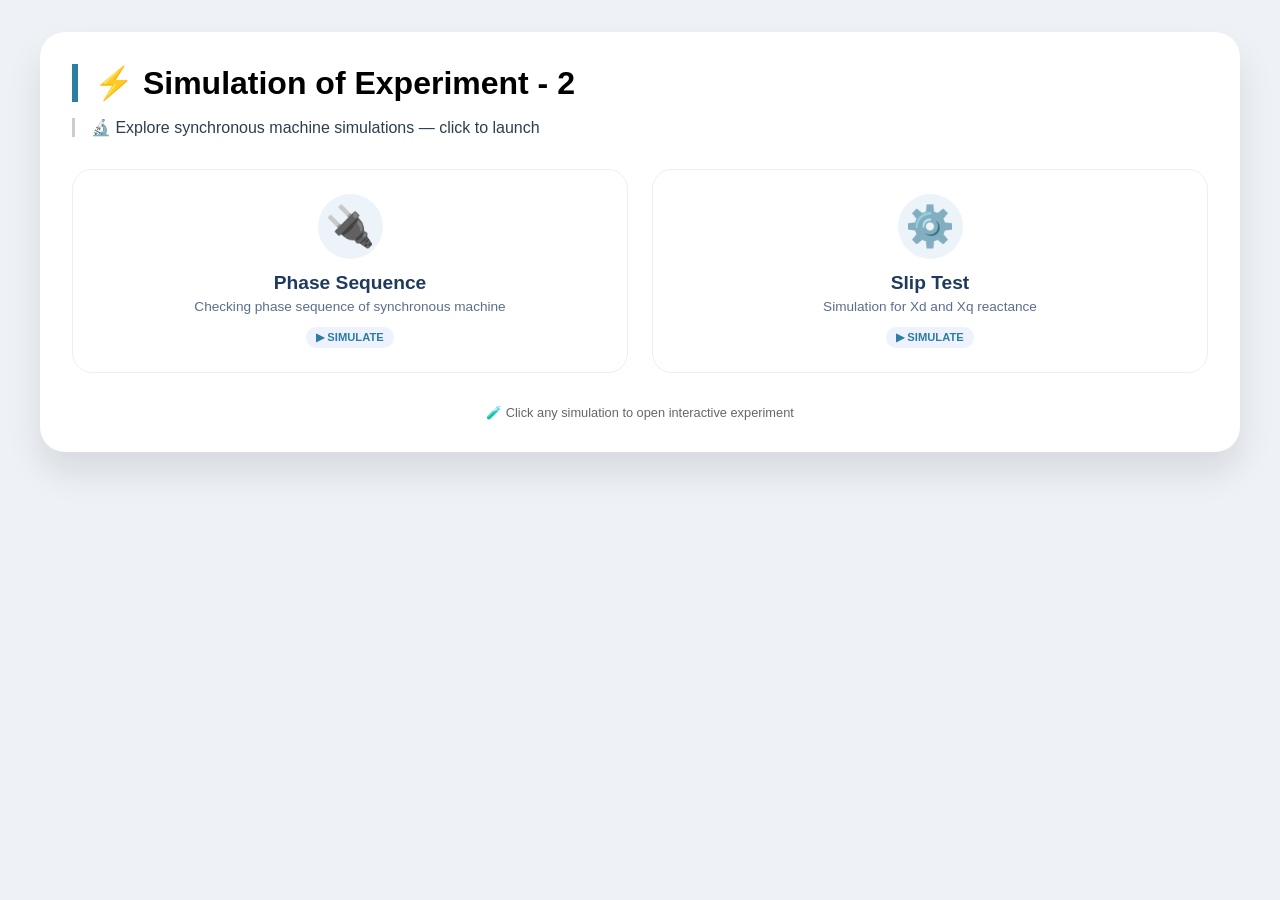
<file: simulation/index.html>
<!DOCTYPE html>
<html lang="en">
<head>
<meta charset="UTF-8">
<meta name="viewport" content="width=device-width, initial-scale=1.0">
<title>Simulation of Experiment 2</title>

<style>
* {
    margin: 0;
    padding: 0;
    box-sizing: border-box;
}

body {
    background: #eef2f7;
    font-family: 'Segoe UI', sans-serif;
    padding: 2rem 1rem;
}

#page {
    max-width: 1200px;
    margin: auto;
}

#content {
    display: flex;
    justify-content: center;
}

.post {
    width: 100%;
    background: #fff;
    border-radius: 25px;
    box-shadow: 0 20px 35px rgba(0,0,0,0.1);
    overflow: hidden;
}

.post-bgbtm {
    padding: 2rem;
}

.title {
    font-size: 2rem;
    font-weight: bold;
    border-left: 6px solid #2c7da0;
    padding-left: 1rem;
    margin-bottom: 1rem;
}

.lead-text {
    margin-bottom: 2rem;
    color: #2c3e50;
    border-left: 3px solid #ccc;
    padding-left: 1rem;
}

.sim-grid {
    display: flex;
    flex-wrap: wrap;
    gap: 1.5rem;
    justify-content: center;
}

.sim-btn-card {
    flex: 1 1 250px;
    background: #fff;
    border-radius: 20px;
    border: 1px solid #eee;
    transition: 0.3s;
}

.sim-btn-card:hover {
    transform: translateY(-5px);
    box-shadow: 0 15px 25px rgba(0,0,0,0.15);
}

.sim-button {
    display: flex;
    flex-direction: column;
    align-items: center;
    text-decoration: none;
    padding: 1.5rem;
    color: inherit;
}

.sim-icon {
    font-size: 2.5rem;
    background: #ecf3f9;
    width: 65px;
    height: 65px;
    border-radius: 50%;
    display: flex;
    align-items: center;
    justify-content: center;
    margin-bottom: 0.8rem;
}

.sim-title {
    font-size: 1.2rem;
    font-weight: bold;
    color: #1f3a5f;
}

.sim-desc {
    font-size: 0.85rem;
    color: #5b6e8c;
    text-align: center;
    margin: 5px 0;
}

.sim-badge {
    margin-top: 8px;
    font-size: 0.7rem;
    background: #eef2ff;
    padding: 4px 10px;
    border-radius: 20px;
    color: #2c7da0;
    font-weight: bold;
}

.info-note {
    text-align: center;
    margin-top: 2rem;
    font-size: 0.8rem;
    color: #666;
}
</style>

</head>

<body>

<div id="page">
    <div id="content">
        <div class="post">
            <div class="post-bgbtm">

                <h2 class="title">⚡ Simulation of Experiment - 2</h2>

                <div class="lead-text">
                    🔬 Explore synchronous machine simulations — click to launch
                </div>

                <div class="sim-grid">

                    <!-- Phase Sequence -->
                    <div class="sim-btn-card">
                        <a href="exp1.html" class="sim-button" target="_blank">
                            <div class="sim-icon">🔌</div>
                            <div class="sim-title">Phase Sequence</div>
                            <div class="sim-desc">
                                Checking phase sequence of synchronous machine
                            </div>
                            <div class="sim-badge">▶ SIMULATE</div>
                        </a>
                    </div>

                    <!-- Slip Test -->
                    <div class="sim-btn-card">
                        <a href="exp2.html" class="sim-button" target="_blank">
                            <div class="sim-icon">⚙️</div>
                            <div class="sim-title">Slip Test</div>
                            <div class="sim-desc">
                                Simulation for Xd and Xq reactance
                            </div>
                            <div class="sim-badge">▶ SIMULATE</div>
                        </a>
                    </div>

                </div>

                <div class="info-note">
                    🧪 Click any simulation to open interactive experiment
                </div>

            </div>
        </div>
    </div>
</div>

<script src="../assets/js/iframeResize.js"></script>
        
        </body>
</html>
</file>
